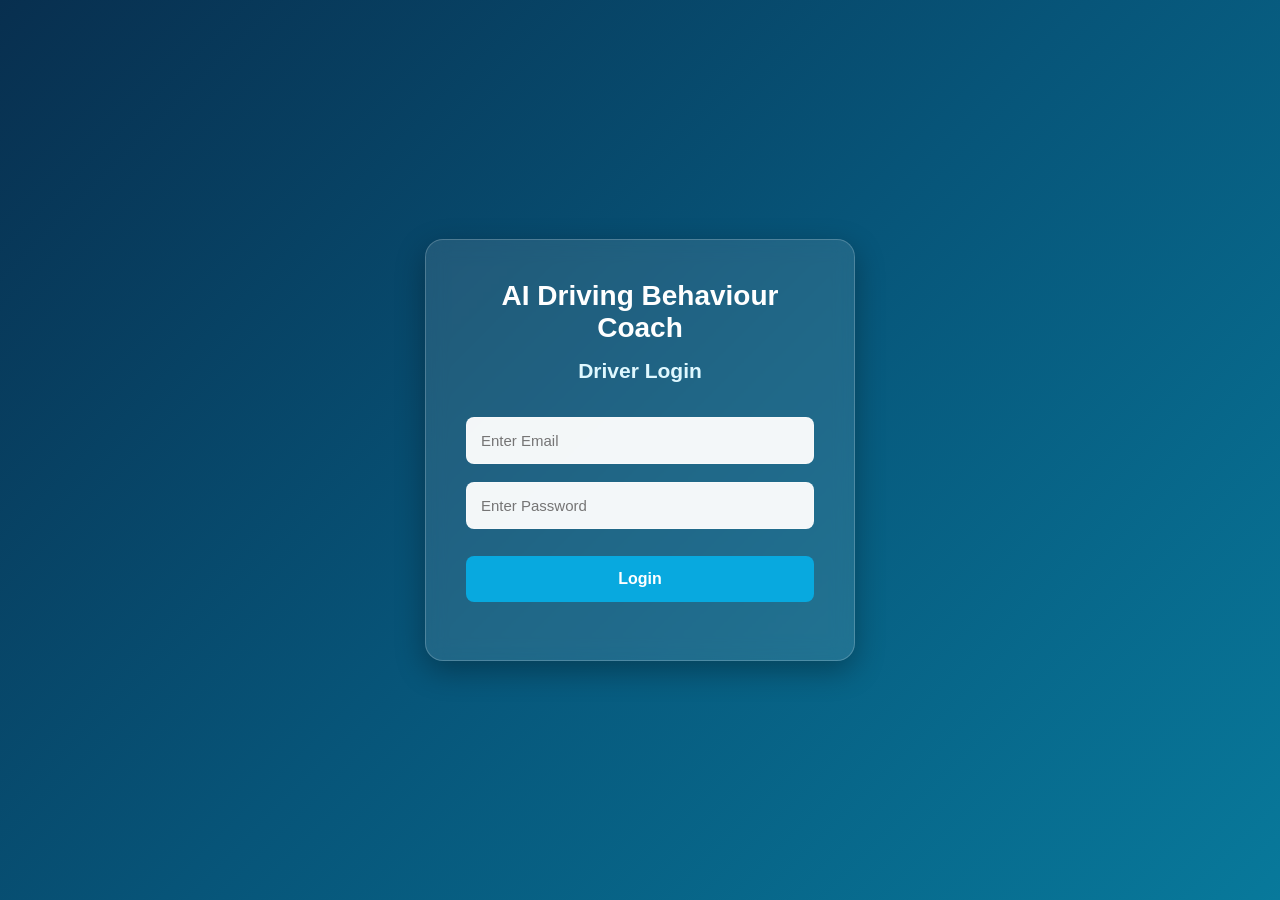
<file: index.html>
<!DOCTYPE html>
<html lang="en">
<head>
    <meta charset="UTF-8">
    <meta name="viewport" content="width=device-width, initial-scale=1.0">
    <title>Driver Login</title>
    <link rel="stylesheet" href="style.css">
</head>

<body>

    <div class="container">
        <div class="card">
            <h1>AI Driving Behaviour Coach</h1>
            <h2>Driver Login</h2>

            <input type="email" id="email" placeholder="Enter Email">

            <input type="password" id="password" placeholder="Enter Password">

            <button onclick="login()">Login</button>

            <p id="loginMessage"></p>
        </div>
    </div>

    <script src="script.js"></script>

</body>
</html>
</file>
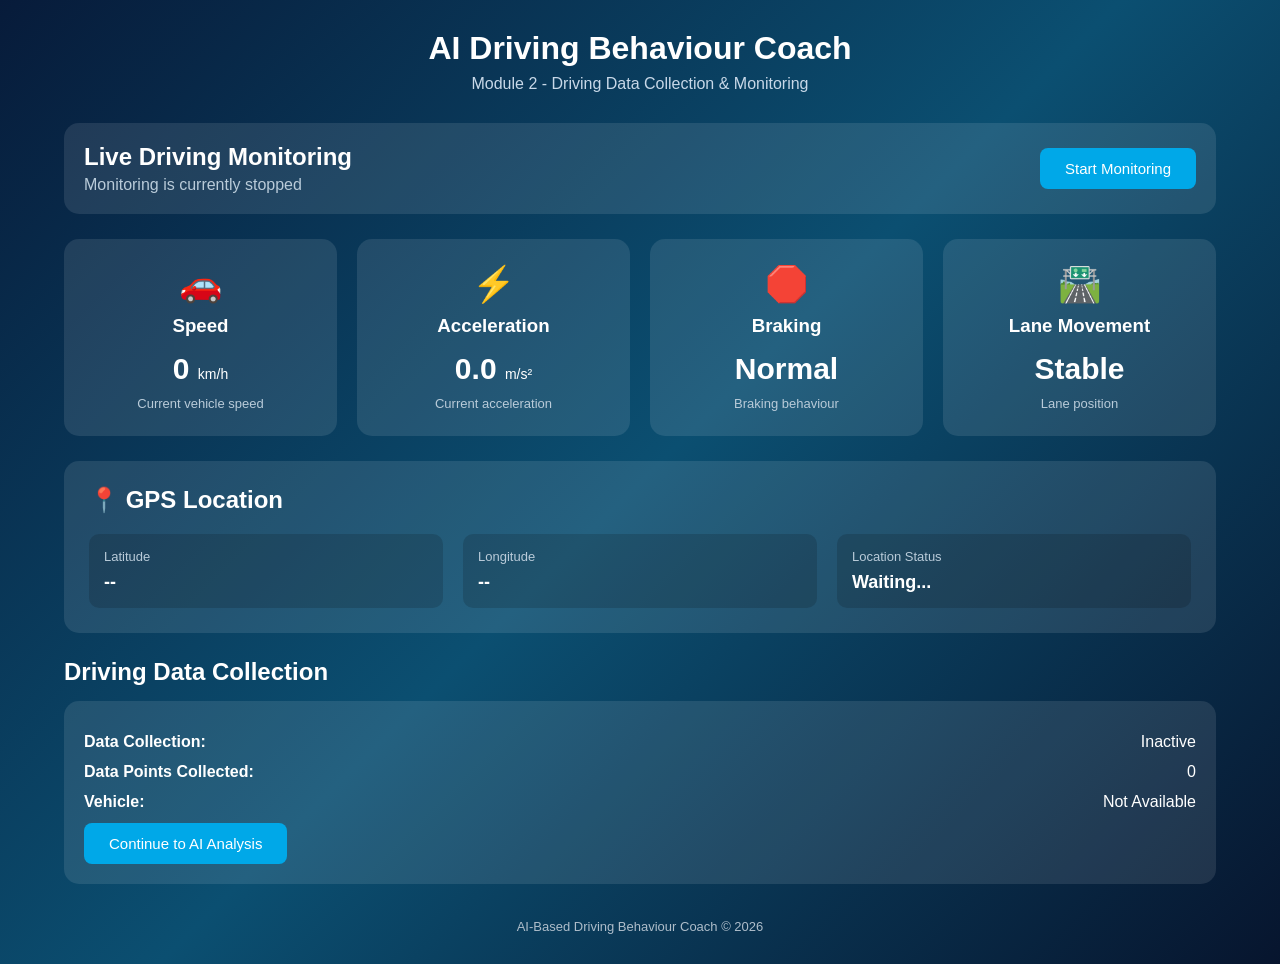
<file: module2.html>
<!DOCTYPE html>
<html lang="en">
<head>
    <meta charset="UTF-8">
    <meta name="viewport" content="width=device-width, initial-scale=1.0">
    <title>Driving Data Collection & Monitoring</title>

    <link rel="stylesheet" href="module2.css">
</head>

<body>

    <div class="container">

        <header>
            <h1>AI Driving Behaviour Coach</h1>
            <p>Module 2 - Driving Data Collection & Monitoring</p>
        </header>

        <section class="status-section">
            <div>
                <h2>Live Driving Monitoring</h2>
                <p id="monitorStatus">Monitoring is currently stopped</p>
            </div>

            <button id="startBtn" onclick="startMonitoring()">
                Start Monitoring
            </button>
        </section>


        <section class="dashboard">

            <!-- Speed -->
            <div class="card">
                <div class="icon">🚗</div>
                <h3>Speed</h3>
                <div class="value">
                    <span id="speed">0</span>
                    <small>km/h</small>
                </div>
                <p>Current vehicle speed</p>
            </div>


            <!-- Acceleration -->
            <div class="card">
                <div class="icon">⚡</div>
                <h3>Acceleration</h3>
                <div class="value">
                    <span id="acceleration">0.0</span>
                    <small>m/s²</small>
                </div>
                <p>Current acceleration</p>
            </div>


            <!-- Braking -->
            <div class="card">
                <div class="icon">🛑</div>
                <h3>Braking</h3>
                <div class="value">
                    <span id="braking">Normal</span>
                </div>
                <p>Braking behaviour</p>
            </div>


            <!-- Lane -->
            <div class="card">
                <div class="icon">🛣️</div>
                <h3>Lane Movement</h3>
                <div class="value">
                    <span id="lane">Stable</span>
                </div>
                <p>Lane position</p>
            </div>

        </section>


        <!-- GPS -->
        <section class="gps-card">

            <h2>📍 GPS Location</h2>

            <div class="gps-info">
                <div>
                    <span>Latitude</span>
                    <strong id="latitude">--</strong>
                </div>

                <div>
                    <span>Longitude</span>
                    <strong id="longitude">--</strong>
                </div>

                <div>
                    <span>Location Status</span>
                    <strong id="gpsStatus">Waiting...</strong>
                </div>
            </div>

        </section>


        <!-- Data Collection -->
        <section class="collection">

            <h2>Driving Data Collection</h2>

            <div class="data-box">

                <p>
                    <strong>Data Collection:</strong>
                    <span id="dataStatus">Inactive</span>
                </p>

                <p>
                    <strong>Data Points Collected:</strong>
                    <span id="dataCount">0</span>
                </p>

                <p>
                    <strong>Vehicle:</strong>
                    <span id="vehicleName">Loading...</span>
                </p>
                <button onclick="goToModule3()">
                    Continue to AI Analysis
                </button>

            </div>

        </section>


        <footer>
            <p>AI-Based Driving Behaviour Coach © 2026</p>
        </footer>

    </div>


    <script src="module2.js"></script>

</body>
</html>
</file>
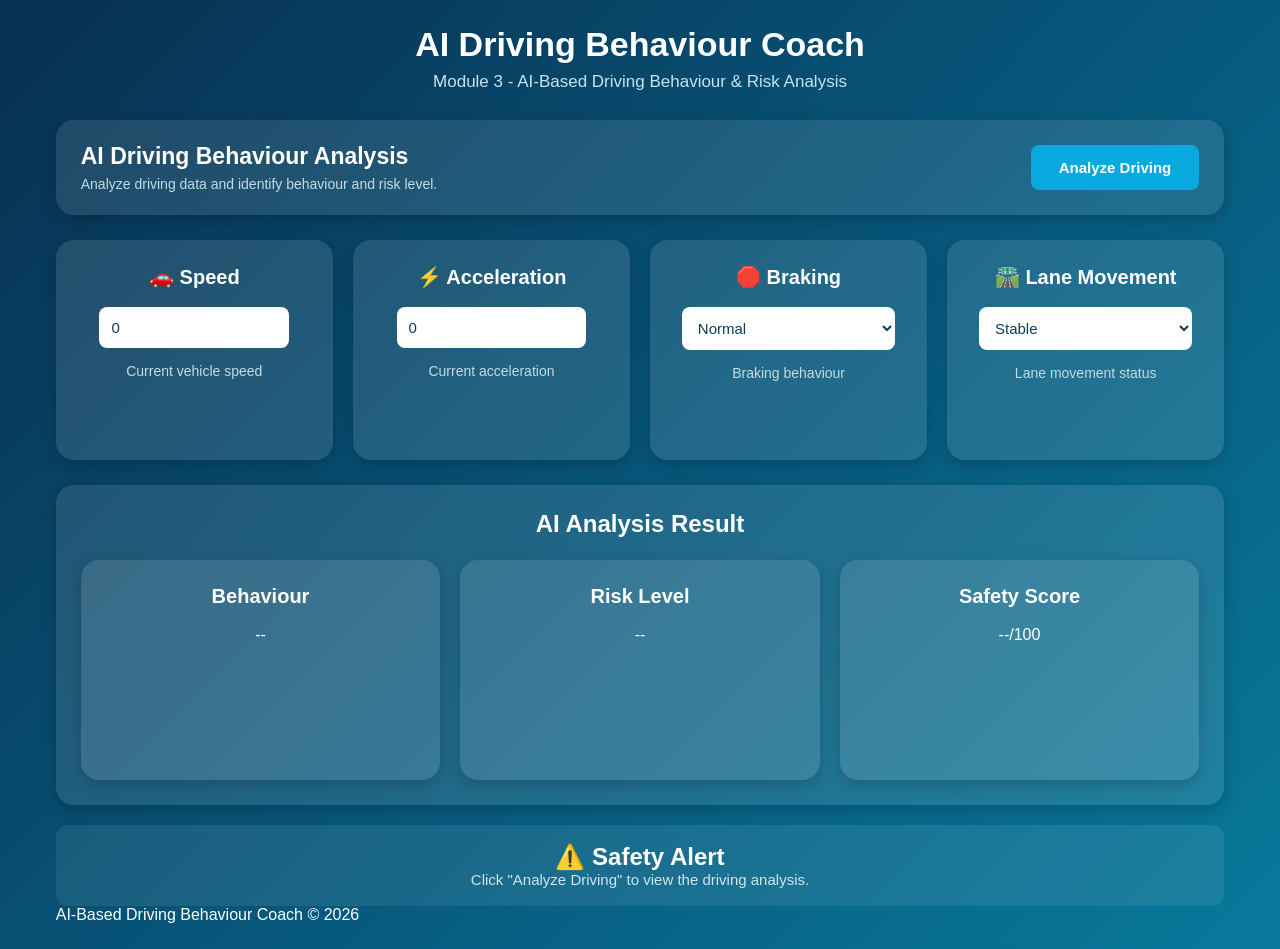
<file: module3.html>
<!DOCTYPE html>
<html lang="en">

<head>

    <meta charset="UTF-8">

    <meta name="viewport"
          content="width=device-width, initial-scale=1.0">

    <title>AI Driving Behaviour Analysis</title>

    <!-- Module 3 CSS -->
    <link rel="stylesheet" href="module3.css">

</head>

<body>

    <div class="page">

        <!-- Header -->
        <header class="header">

            <h1>AI Driving Behaviour Coach</h1>

            <p>
                Module 3 - AI-Based Driving Behaviour & Risk Analysis
            </p>

        </header>


        <!-- Top Section -->
        <section class="top-box">

            <div>

                <h2>
                    AI Driving Behaviour Analysis
                </h2>

                <p>
                    Analyze driving data and identify
                    behaviour and risk level.
                </p>

            </div>

            <button onclick="analyzeDriving()">
                Analyze Driving
            </button>

        </section>


        <!-- Driving Data Cards -->
        <section class="cards">


            <!-- Speed -->
            <div class="card">

                <h3>🚗 Speed</h3>

                <input
                    type="number"
                    id="speed"
                    value="0">

                <p>Current vehicle speed</p>

            </div>


            <!-- Acceleration -->
            <div class="card">

                <h3>⚡ Acceleration</h3>

                <input
                    type="number"
                    id="acceleration"
                    value="0"
                    step="0.1">

                <p>Current acceleration</p>

            </div>


            <!-- Braking -->
            <div class="card">

                <h3>🛑 Braking</h3>

                <select id="braking">

                    <option value="normal">
                        Normal
                    </option>

                    <option value="hard">
                        Hard
                    </option>

                </select>

                <p>Braking behaviour</p>

            </div>


            <!-- Lane -->
            <div class="card">

                <h3>🛣️ Lane Movement</h3>

                <select id="lane">

                    <option value="stable">
                        Stable
                    </option>

                    <option value="unsafe">
                        Unsafe
                    </option>

                </select>

                <p>Lane movement status</p>

            </div>

        </section>


        <!-- Analysis Result -->
        <section class="result-box">

            <h2>
                AI Analysis Result
            </h2>


            <div class="result-cards">


                <!-- Behaviour -->
                <div class="card">

                    <h3>Behaviour</h3>

                    <div
                        class="result-value"
                        id="behaviour">

                        --

                    </div>

                </div>


                <!-- Risk -->
                <div class="card">

                    <h3>Risk Level</h3>

                    <div
                        class="result-value"
                        id="risk">

                        --

                    </div>

                </div>


                <!-- Safety Score -->
                <div class="card">

                    <h3>Safety Score</h3>

                    <div
                        class="result-value"
                        id="score">

                        --/100

                    </div>

                </div>

            </div>

        </section>


        <!-- Safety Alert -->
        <section class="alert">

            <h2>
                ⚠️ Safety Alert
            </h2>

            <p id="alert">
                Click "Analyze Driving"
                to view the driving analysis.
            </p>

        </section>


        <!-- Module 4 Button -->
        <section class="next-section">

            <button
                id="module4Button"
                onclick="goToModule4()"
                style="display: none;">

                Continue to Personalized Coaching

            </button>

        </section>


        <!-- Footer -->
        <footer>

            <p>
                AI-Based Driving Behaviour Coach © 2026
            </p>

        </footer>

    </div>


    <!-- Module 3 JavaScript -->
    <script src="module3.js"></script>

</body>

</html>
</file>
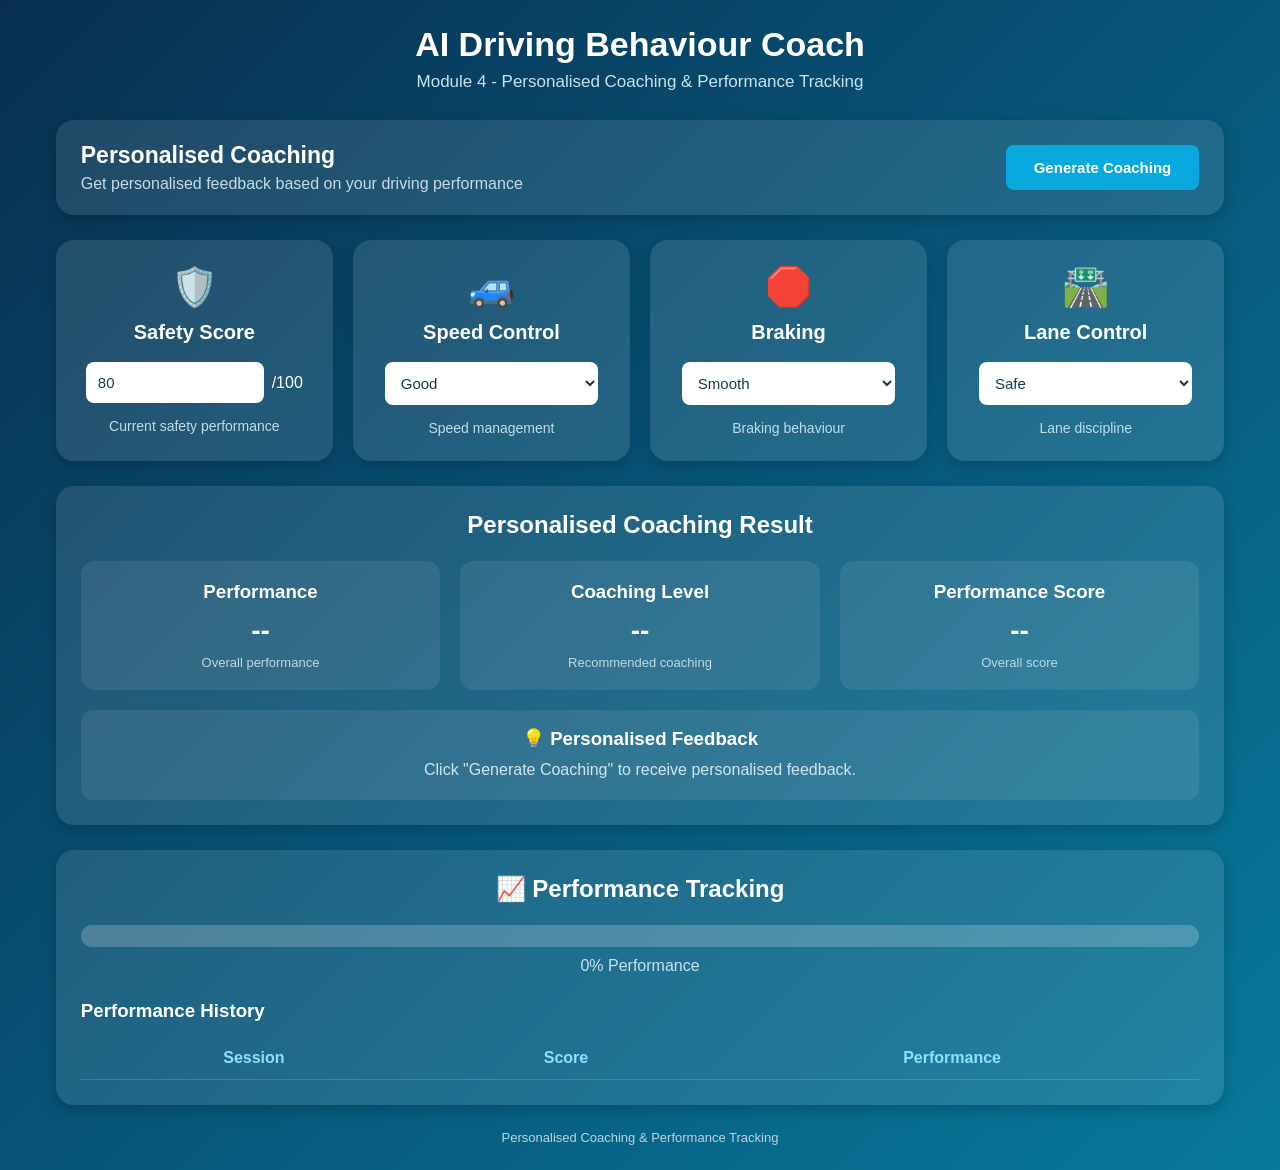
<file: module4.html>
<!DOCTYPE html>
<html lang="en">
<head>
    <meta charset="UTF-8">
    <meta name="viewport" content="width=device-width, initial-scale=1.0">

    <title>AI Driving Behaviour Coach</title>

    <link rel="stylesheet" href="module4.css">
</head>
<body>

    <div class="page">

        <!-- Header -->
        <div class="header">
            <h1>AI Driving Behaviour Coach</h1>
            <p>Module 4 - Personalised Coaching &amp; Performance Tracking</p>
        </div>

        <!-- Personalised Coaching -->
        <div class="top-box">
            <div>
                <h2>Personalised Coaching</h2>
                <p>Get personalised feedback based on your driving performance</p>
            </div>

            <button onclick="generateCoaching()">
                Generate Coaching
            </button>
        </div>

        <!-- Driving Performance Cards -->
        <div class="cards">

            <!-- Safety Score -->
            <div class="card">
                <div class="emoji">🛡️</div>
                <h3>Safety Score</h3>

                <div class="input-row">
                    <input type="number"
                           id="safetyScore"
                           value="80"
                           min="0"
                           max="100"
                           readonly>
                    <span>/100</span>
                </div>

                <p>Current safety performance</p>
            </div>

            <!-- Speed Control -->
            <div class="card">
                <div class="emoji">🚙</div>
                <h3>Speed Control</h3>

                <select id="speedControl">
                    <option value="good">Good</option>
                    <option value="moderate">Moderate</option>
                    <option value="poor">Poor</option>
                </select>

                <p>Speed management</p>
            </div>

            <!-- Braking -->
            <div class="card">
                <div class="emoji">🛑</div>
                <h3>Braking</h3>

                <select id="braking">
                    <option value="smooth">Smooth</option>
                    <option value="moderate">Moderate</option>
                    <option value="hard">Hard</option>
                </select>

                <p>Braking behaviour</p>
            </div>

            <!-- Lane Control -->
            <div class="card">
                <div class="emoji">🛣️</div>
                <h3>Lane Control</h3>

                <select id="lane">
                    <option value="safe">Safe</option>
                    <option value="moderate">Moderate</option>
                    <option value="unsafe">Unsafe</option>
                </select>

                <p>Lane discipline</p>
            </div>

        </div>

        <!-- Coaching Result -->
        <div class="result-box">

            <h2>Personalised Coaching Result</h2>

            <div class="result-cards">

                <div class="result-card">
                    <h3>Performance</h3>
                    <strong id="performance">--</strong>
                    <p>Overall performance</p>
                </div>

                <div class="result-card">
                    <h3>Coaching Level</h3>
                    <strong id="coachingLevel">--</strong>
                    <p>Recommended coaching</p>
                </div>

                <div class="result-card">
                    <h3>Performance Score</h3>
                    <strong id="score">--</strong>
                    <p>Overall score</p>
                </div>

            </div>

            <!-- Personalised Feedback -->
            <div class="alert">
                <h3>💡 Personalised Feedback</h3>

                <p id="coachingMessage">
                    Click "Generate Coaching" to receive personalised feedback.
                </p>
            </div>

        </div>

        <!-- Performance Tracking -->
        <div class="tracking-box">

            <h2>📈 Performance Tracking</h2>

            <div class="progress-container">
                <div class="progress-bar" id="progressBar"></div>
            </div>

            <p id="progressText">0% Performance</p>

            <h3>Performance History</h3>

            <table>
                <thead>
                    <tr>
                        <th>Session</th>
                        <th>Score</th>
                        <th>Performance</th>
                    </tr>
                </thead>

                <tbody id="historyTable"></tbody>
            </table>

        </div>

        <!-- Footer -->
        <div class="footer">
            Personalised Coaching &amp; Performance Tracking
        </div>

    </div>

    <script src="module4.js"></script>

</body>
</html>
</file>
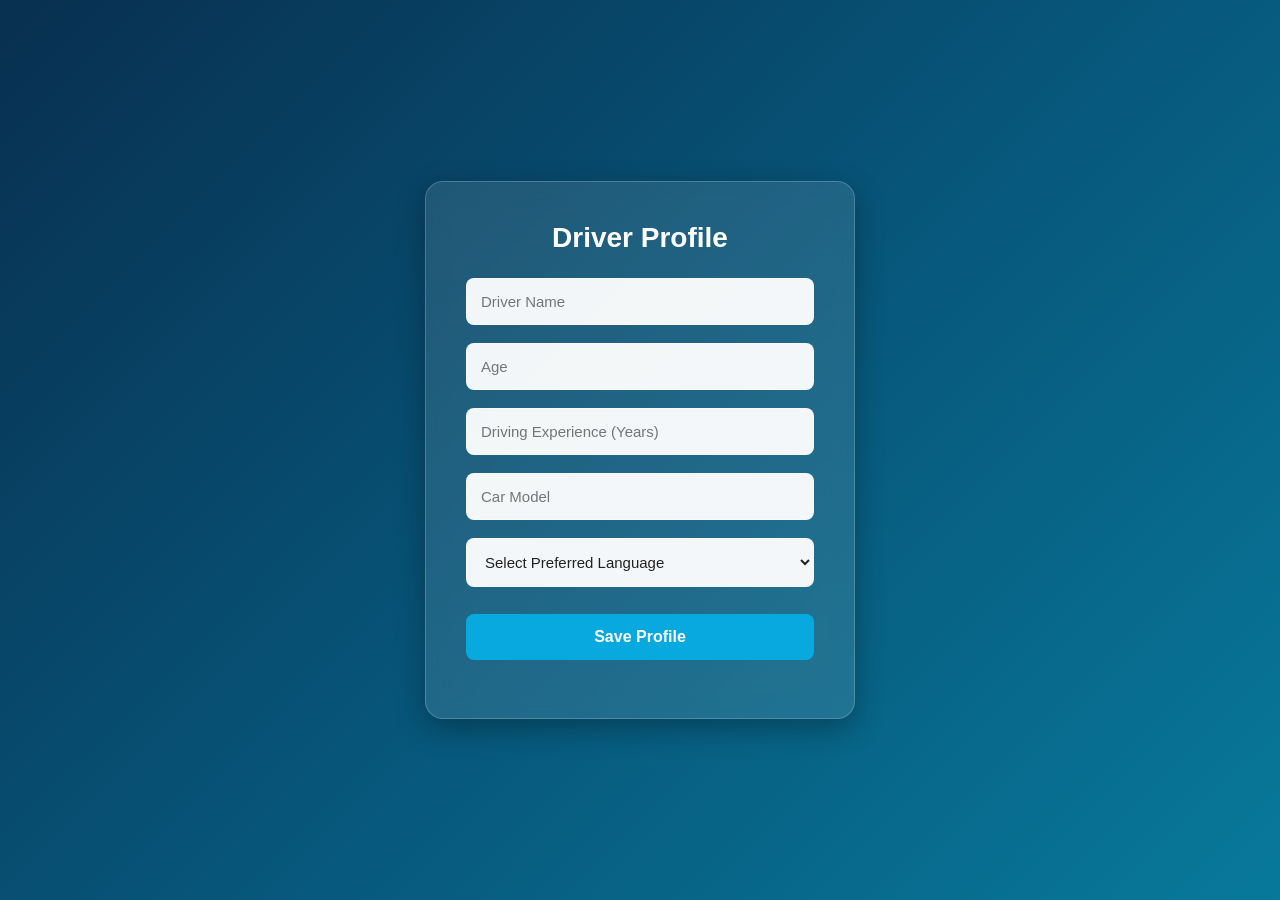
<file: profile.html>
<!DOCTYPE html>
<html lang="en">
<head>
    <meta charset="UTF-8">
    <meta name="viewport" content="width=device-width, initial-scale=1.0">
    <title>Driver Profile</title>
    <link rel="stylesheet" href="style.css">
</head>

<body>

    <div class="container">
        <div class="card">
            <h1>Driver Profile</h1>

            <input type="text"
                   id="driverName"
                   placeholder="Driver Name">

            <input type="number"
                   id="age"
                   placeholder="Age">

            <input type="number"
                   id="experience"
                   placeholder="Driving Experience (Years)">

            <input type="text"
                   id="carModel"
                   placeholder="Car Model">

            <select id="language">
                <option value="">Select Preferred Language</option>
                <option value="English">English</option>
                <option value="Tamil">Tamil</option>
            </select>

            <button onclick="saveProfile()">
                Save Profile
            </button>

            <p id="profileMessage"></p>
        </div>
    </div>

    <script src="script.js"></script>

</body>
</html>
</file>
<file: style.css>
* {
    box-sizing: border-box;
    margin: 0;
    padding: 0;
    font-family: Arial, sans-serif;
}

body {
    min-height: 100vh;

    background:
        linear-gradient(
            135deg,
            #082f4f,
            #075579,
            #08799b
        );

    color: white;
}

.container {
    min-height: 100vh;

    display: flex;
    justify-content: center;
    align-items: center;

    padding: 30px;
}

.card {
    width: 430px;

    background: rgba(255, 255, 255, 0.10);

    padding: 40px;

    border-radius: 18px;

    border: 1px solid rgba(255, 255, 255, 0.20);

    box-shadow:
        0 10px 30px rgba(0, 0, 0, 0.30);

    backdrop-filter: blur(10px);

    text-align: center;
}

h1 {
    font-size: 28px;

    margin-bottom: 15px;
}

h2 {
    font-size: 21px;

    margin-bottom: 25px;

    color: #dff8ff;
}

input,
select {
    width: 100%;

    padding: 14px;

    margin: 9px 0;

    border: 1px solid rgba(255, 255, 255, 0.25);

    border-radius: 8px;

    font-size: 15px;

    background: rgba(255, 255, 255, 0.95);

    color: #222;

    outline: none;
}

input:focus,
select:focus {
    border: 2px solid #08a9df;
}

button {
    width: 100%;

    padding: 14px;

    margin-top: 18px;

    border: none;

    border-radius: 8px;

    background: #08a9df;

    color: white;

    font-size: 16px;

    font-weight: bold;

    cursor: pointer;

    transition: 0.3s;
}

button:hover {
    background: #0795c5;

    transform: translateY(-2px);
}

p {
    margin-top: 18px;

    font-weight: bold;

    color: #dff8ff;
}

@media (max-width: 600px) {

    .card {
        width: 100%;

        padding: 30px 25px;
    }

    h1 {
        font-size: 24px;
    }
}
</file>
<file: module2.css>
* {
    margin: 0;
    padding: 0;
    box-sizing: border-box;
}

body {
    font-family: Arial, sans-serif;
    background: linear-gradient(135deg, #071b3a, #0b4f71, #07152e);
    color: white;
    min-height: 100vh;
}

.container {
    width: 90%;
    max-width: 1200px;
    margin: auto;
    padding: 30px 0;
}

/* Header */

header {
    text-align: center;
    margin-bottom: 30px;
}

header h1 {
    font-size: 32px;
    margin-bottom: 8px;
}

header p {
    color: #c8d8e8;
    font-size: 16px;
}


/* Status Section */

.status-section {
    background: rgba(255, 255, 255, 0.1);
    padding: 20px;
    border-radius: 15px;
    display: flex;
    justify-content: space-between;
    align-items: center;
    margin-bottom: 25px;
}

.status-section h2 {
    margin-bottom: 5px;
}

#monitorStatus {
    color: #b9cbd9;
}

button {
    padding: 12px 25px;
    border: none;
    border-radius: 8px;
    background: #00a8e8;
    color: white;
    font-size: 15px;
    cursor: pointer;
}

button:hover {
    background: #008ec4;
}


/* Dashboard */

.dashboard {
    display: grid;
    grid-template-columns: repeat(4, 1fr);
    gap: 20px;
}

.card {
    background: rgba(255, 255, 255, 0.1);
    padding: 25px;
    border-radius: 15px;
    text-align: center;
    transition: 0.3s;
}

.card:hover {
    transform: translateY(-5px);
}

.icon {
    font-size: 35px;
    margin-bottom: 10px;
}

.card h3 {
    margin-bottom: 15px;
}

.value {
    font-size: 30px;
    font-weight: bold;
    margin-bottom: 10px;
}

.value small {
    font-size: 14px;
    font-weight: normal;
}

.card p {
    color: #b9cbd9;
    font-size: 13px;
}


/* GPS */

.gps-card {
    background: rgba(255, 255, 255, 0.1);
    padding: 25px;
    border-radius: 15px;
    margin-top: 25px;
}

.gps-card h2 {
    margin-bottom: 20px;
}

.gps-info {
    display: grid;
    grid-template-columns: repeat(3, 1fr);
    gap: 20px;
}

.gps-info div {
    background: rgba(0, 0, 0, 0.15);
    padding: 15px;
    border-radius: 10px;
}

.gps-info span {
    display: block;
    color: #b9cbd9;
    font-size: 13px;
    margin-bottom: 8px;
}

.gps-info strong {
    font-size: 18px;
}


/* Data Collection */

.collection {
    margin-top: 25px;
}

.collection h2 {
    margin-bottom: 15px;
}

.data-box {
    background: rgba(255, 255, 255, 0.1);
    padding: 20px;
    border-radius: 15px;
}

.data-box p {
    margin: 12px 0;
    display: flex;
    justify-content: space-between;
}


/* Footer */

footer {
    text-align: center;
    margin-top: 35px;
    color: #aebdca;
    font-size: 13px;
}


/* Responsive */

@media (max-width: 900px) {

    .dashboard {
        grid-template-columns: repeat(2, 1fr);
    }

    .gps-info {
        grid-template-columns: 1fr;
    }
}

@media (max-width: 600px) {

    .dashboard {
        grid-template-columns: 1fr;
    }

    .status-section {
        flex-direction: column;
        gap: 15px;
        text-align: center;
    }
}
</file>
<file: module3.css>
* {
    margin: 0;
    padding: 0;
    box-sizing: border-box;
}

body {
    font-family: Arial, sans-serif;

    min-height: 100vh;

    background: linear-gradient(
        135deg,
        #082f4f 0%,
        #075579 50%,
        #08799b 100%
    );

    color: white;

    padding: 25px;
}


/* MAIN PAGE */

.page {
    width: 95%;
    max-width: 1250px;
    margin: auto;
}


/* HEADER */

.header {
    text-align: center;
    margin-bottom: 28px;
}

.header h1 {
    font-size: 34px;
    margin-bottom: 8px;
}

.header p {
    font-size: 17px;
    color: #c7e3ee;
}


/* TOP BOX */

.top-box {
    width: 100%;

    min-height: 95px;

    padding: 22px 25px;

    display: flex;
    justify-content: space-between;
    align-items: center;

    background: rgba(255, 255, 255, 0.10);

    border-radius: 18px;

    margin-bottom: 25px;

    box-shadow: 0 5px 15px rgba(0, 0, 0, 0.20);
}

.top-box h2 {
    font-size: 23px;
    margin-bottom: 6px;
}

.top-box p {
    color: #c5dce7;
    font-size: 14px;
}


/* BUTTON */

button {
    background: #08a9df;

    color: white;

    border: none;

    padding: 14px 28px;

    border-radius: 8px;

    font-size: 15px;

    font-weight: bold;

    cursor: pointer;
}

button:hover {
    background: #0796c8;
}


/* DATA CARDS */

.cards {
    display: grid;

    grid-template-columns: repeat(4, 1fr);

    gap: 20px;

    margin-bottom: 25px;
}


/* CARD */

.card {
    min-height: 220px;

    padding: 25px 20px;

    text-align: center;

    background: rgba(255, 255, 255, 0.11);

    border-radius: 18px;

    box-shadow: 0 5px 15px rgba(0, 0, 0, 0.18);
}

.card:hover {
    background: rgba(255, 255, 255, 0.15);
}

.emoji {
    font-size: 38px;

    margin-bottom: 12px;
}

.card h3 {
    font-size: 20px;

    margin-bottom: 18px;
}


/* INPUT */

.input-row {
    display: flex;

    justify-content: center;

    align-items: center;

    gap: 8px;
}

input,
select {
    width: 80%;

    padding: 12px;

    border: none;

    outline: none;

    border-radius: 8px;

    background: white;

    color: #123b55;

    font-size: 15px;
}

.input-row span {
    font-size: 13px;
    color: #d1e5ed;
}

.card select {
    width: 90%;
}

.card p {
    margin-top: 15px;

    color: #c1dce7;

    font-size: 14px;
}


/* RESULT BOX */

.result-box {
    padding: 25px;

    background: rgba(255, 255, 255, 0.10);

    border-radius: 18px;

    box-shadow: 0 5px 15px rgba(0, 0, 0, 0.20);
}

.result-box > h2 {
    text-align: center;

    margin-bottom: 22px;

    font-size: 24px;
}


/* RESULT CARDS */

.result-cards {
    display: grid;

    grid-template-columns: repeat(3, 1fr);

    gap: 20px;
}

.result-card {
    text-align: center;

    padding: 20px;

    background: rgba(255, 255, 255, 0.08);

    border-radius: 14px;
}

.result-card h3 {
    font-size: 18px;

    margin-bottom: 12px;
}

.result-card strong {
    display: block;

    font-size: 28px;

    margin-bottom: 8px;
}

.result-card p {
    color: #bdd9e5;

    font-size: 13px;
}


/* ALERT */

.alert {
    margin-top: 20px;

    padding: 18px;

    text-align: center;

    background: rgba(255, 255, 255, 0.08);

    border-radius: 12px;
}

.alert h3 {
    margin-bottom: 8px;

    font-size: 18px;
}

.alert p {
    color: #d0e6ee;

    font-size: 15px;
}


/* FOOTER */

.footer {
    text-align: center;

    margin-top: 22px;

    color: #b9d5df;

    font-size: 13px;
}


/* TABLET */

@media (max-width: 950px) {

    .cards {
        grid-template-columns: repeat(2, 1fr);
    }

    .result-cards {
        grid-template-columns: repeat(2, 1fr);
    }
}


/* MOBILE */

@media (max-width: 600px) {

    body {
        padding: 15px;
    }

    .page {
        width: 100%;
    }

    .header h1 {
        font-size: 25px;
    }

    .top-box {
        flex-direction: column;

        gap: 18px;

        text-align: center;
    }

    .cards {
        grid-template-columns: 1fr;
    }

    .result-cards {
        grid-template-columns: 1fr;
    }
}
</file>
<file: module4.css>
* {
    margin: 0;
    padding: 0;
    box-sizing: border-box;
}

body {
    font-family: Arial, sans-serif;
    min-height: 100vh;

    background: linear-gradient(
        135deg,
        #082f4f,
        #075579,
        #08799b
    );

    color: white;
    padding: 25px;
}

.page {
    width: 95%;
    max-width: 1250px;
    margin: auto;
}

.header {
    text-align: center;
    margin-bottom: 28px;
}

.header h1 {
    font-size: 34px;
    margin-bottom: 8px;
}

.header p {
    font-size: 17px;
    color: #c7e3ee;
}

.top-box {
    min-height: 95px;
    padding: 22px 25px;

    display: flex;
    justify-content: space-between;
    align-items: center;

    background: rgba(255,255,255,0.10);
    border-radius: 18px;

    margin-bottom: 25px;

    box-shadow: 0 5px 15px rgba(0,0,0,0.20);
}

.top-box h2 {
    font-size: 23px;
    margin-bottom: 6px;
}

.top-box p {
    color: #c5dce7;
}

button {
    background: #08a9df;
    color: white;

    border: none;
    padding: 14px 28px;

    border-radius: 8px;

    font-size: 15px;
    font-weight: bold;

    cursor: pointer;
}

button:hover {
    background: #0796c8;
}

.cards {
    display: grid;
    grid-template-columns: repeat(4, 1fr);

    gap: 20px;
    margin-bottom: 25px;
}

.card {
    min-height: 220px;
    padding: 25px 20px;

    text-align: center;

    background: rgba(255,255,255,0.11);

    border-radius: 18px;

    box-shadow: 0 5px 15px rgba(0,0,0,0.18);
}

.emoji {
    font-size: 38px;
    margin-bottom: 12px;
}

.card h3 {
    font-size: 20px;
    margin-bottom: 18px;
}

input,
select {
    width: 90%;

    padding: 12px;

    border: none;
    outline: none;

    border-radius: 8px;

    background: white;
    color: #123b55;

    font-size: 15px;
}

.input-row {
    display: flex;
    justify-content: center;
    align-items: center;
    gap: 8px;
}

.input-row input {
    width: 75%;
}

.card p {
    margin-top: 15px;
    color: #c1dce7;
    font-size: 14px;
}

.result-box,
.tracking-box {
    padding: 25px;

    background: rgba(255,255,255,0.10);

    border-radius: 18px;

    box-shadow: 0 5px 15px rgba(0,0,0,0.20);

    margin-bottom: 25px;
}

.result-box h2,
.tracking-box h2 {
    text-align: center;
    margin-bottom: 22px;
}

.result-cards {
    display: grid;
    grid-template-columns: repeat(3,1fr);
    gap: 20px;
}

.result-card {
    text-align: center;

    padding: 20px;

    background: rgba(255,255,255,0.08);

    border-radius: 14px;
}

.result-card h3 {
    margin-bottom: 12px;
}

.result-card strong {
    display: block;

    font-size: 28px;

    margin-bottom: 8px;
}

.result-card p {
    color: #bdd9e5;
    font-size: 13px;
}

.alert {
    margin-top: 20px;
    padding: 18px;

    text-align: center;

    background: rgba(255,255,255,0.08);

    border-radius: 12px;
}

.alert h3 {
    margin-bottom: 8px;
}

.alert p {
    color: #d0e6ee;
    line-height: 1.5;
}

.progress-container {
    width: 100%;
    height: 22px;

    background: rgba(255,255,255,0.20);

    border-radius: 20px;
    overflow: hidden;

    margin-bottom: 10px;
}

.progress-bar {
    width: 0%;
    height: 100%;

    background: #08a9df;

    border-radius: 20px;

    transition: 0.5s;
}

#progressText {
    text-align: center;
    color: #c7e3ee;

    margin-bottom: 25px;
}

.tracking-box h3 {
    margin-bottom: 15px;
}

table {
    width: 100%;
    border-collapse: collapse;
}

th,
td {
    padding: 12px;
    text-align: center;

    border-bottom: 1px solid rgba(255,255,255,0.15);
}

th {
    color: #8edfff;
}

td {
    color: #d4e8ef;
}

.footer {
    text-align: center;

    margin-top: 22px;

    color: #b9d5df;

    font-size: 13px;
}

@media (max-width: 950px) {

    .cards {
        grid-template-columns: repeat(2,1fr);
    }

    .result-cards {
        grid-template-columns: repeat(2,1fr);
    }
}

@media (max-width: 600px) {

    body {
        padding: 15px;
    }

    .page {
        width: 100%;
    }

    .header h1 {
        font-size: 25px;
    }

    .top-box {
        flex-direction: column;
        gap: 18px;
        text-align: center;
    }

    .cards,
    .result-cards {
        grid-template-columns: 1fr;
    }
}
</file>
